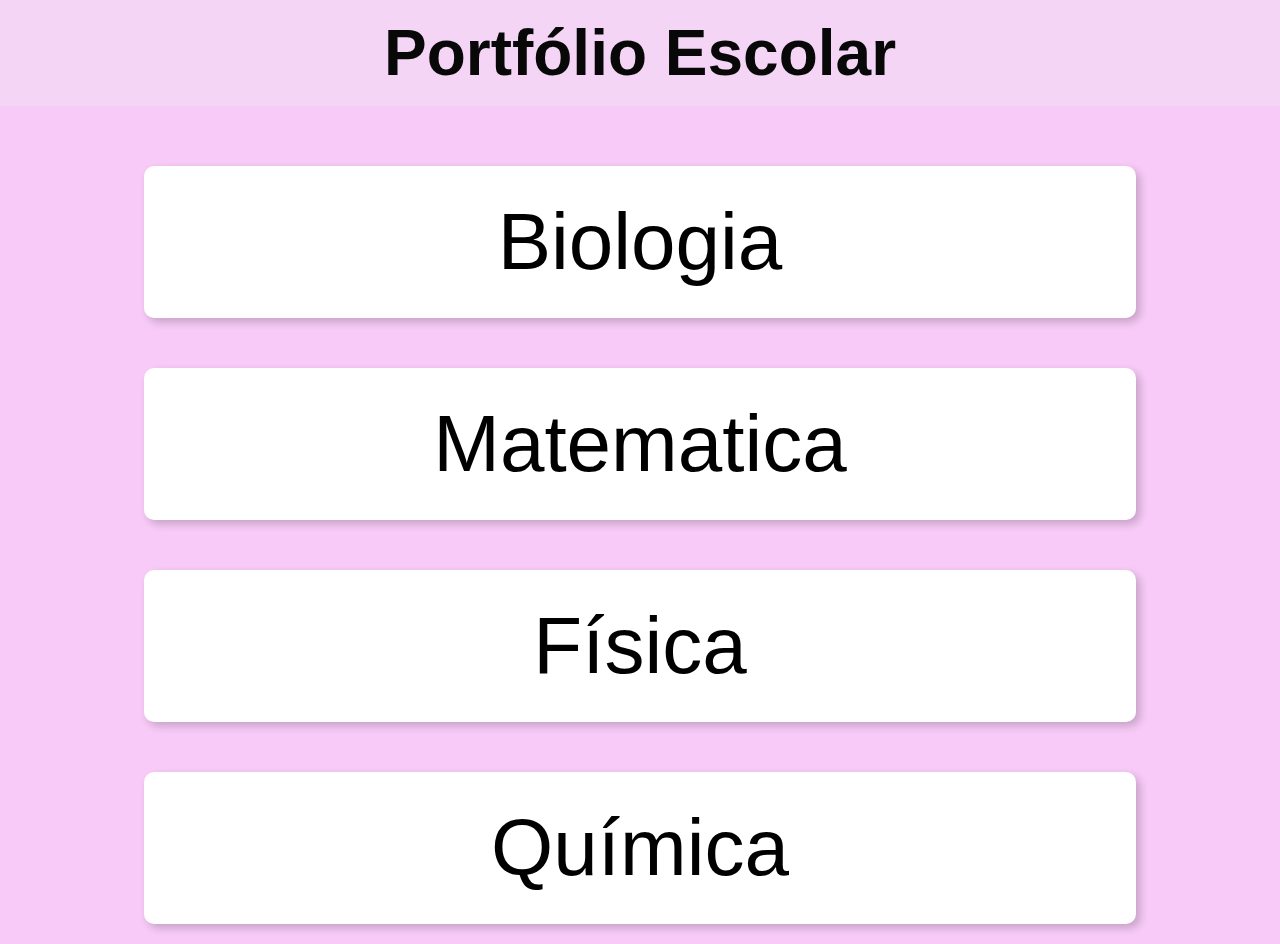
<file: index.html>
<!DOCTYPE html>
<html lang="pt-br">

<head>
    <meta charset="UTF-8">
    <meta http-equiv="X-UA-Compatible" content="IE=edge">
    <meta name="viewport" content="width=device-width, initial-scale=1.0">
    <title>Portfólio</title>
    <link rel="stylesheet" href="styles.css">
    <link href="https://fonts.googleapis.com/icon?family=Material+Icons" rel="stylesheet">

</head>

<body>
    <header>
        <div class="portfolio">
            <h1>Portfólio Escolar</h1>
        </div>
    </header>
    
    <main>
        <section class="container">
            <div class="disciplina">
                <a href="biologia.html"> Biologia</a>
            </div>
           <div class="disciplina">
                <a href="matematica.html"> Matematica</a>
            </div>
            <div class="disciplina">
                <a href="fisica.html"> Física</a>
            </div>
            <div class="disciplina">
                <a href="quimica.html"> Química</a>
            </div>
        </section>
    </main>
    <footer></footer>
</body>

</html>
</file>
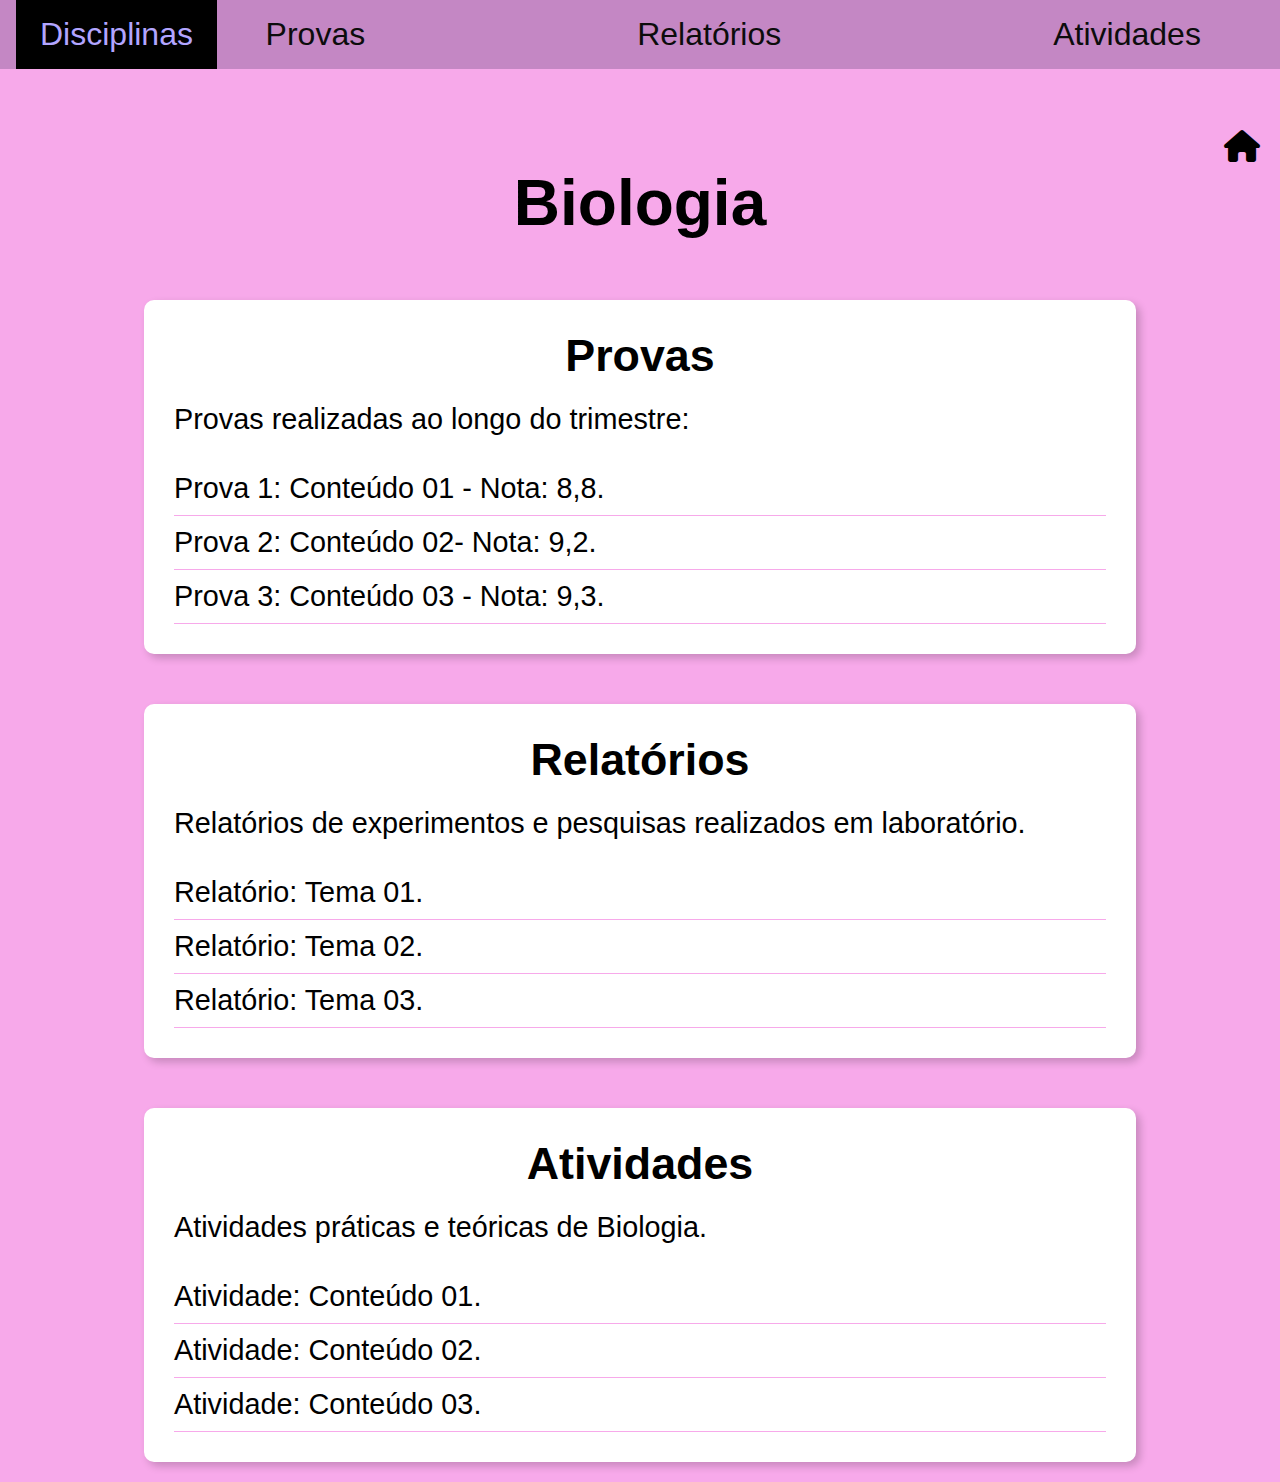
<file: biologia.html>
<!DOCTYPE html>
<html lang="pt-br">

<head>
    <meta charset="UTF-8">
    <meta http-equiv="X-UA-Compatible" content="IE=edge">
    <meta name="viewport" content="width=device-width, initial-scale=1.0">
    <title>Portfólio de Biologia</title>
    <link rel="stylesheet" href="biologia.css">
    <link rel="stylesheet" href="https://cdnjs.cloudflare.com/ajax/libs/font-awesome/6.7.2/css/all.min.css"
        integrity="sha512-Evv84Mr4kqVGRNSgIGL/F/aIDqQb7xQ2vcrdIwxfjThSH8CSR7PBEakCr51Ck+w+/U6swU2Im1vVX0SVk9ABhg=="
        crossorigin="anonymous" referrerpolicy="no-referrer" />
    <link href="https://fonts.googleapis.com/icon?family=Material+Icons" rel="stylesheet">

</head>

<body>
    <header>

        <div class="menu-disciplina">
            <input type="checkbox" id="menu-toggle">
            <label for="menu-toggle" class="botao-disciplinas">Disciplinas</label>
            <div class="lista-vertical">
                <a href="#">Matemática</a>
                <a href="#">Física</a>
                <a href="#">Química</a>
            </div>
        </div>


        <div class="links-principais">
            <ul class="lista-horizontal">
                <li><a href="#provas">Provas</a></li>
                <li><a href="#relatorios">Relatórios</a></li>
                <li><a href="#atividades">Atividades</a></li>
            </ul>
        </div>
    </header>
    <main>
        <div class="home">
            <a href="./index.html"><i class="fa-solid fa-house"></i></a>
        </div>
        <h1>Biologia</h1>
        <section class="biologia-container">
            <div id="provas" class="conteudo">
                <h2>Provas</h2>
                <p>Provas realizadas ao longo do trimestre:</p>
                <ul>
                    <li>Prova 1: Conteúdo 01 - Nota: 8,8.<span class="block"> <br>Prova referente a sistema respiratório.</span>
                    </li>
                    <li>Prova 2: Conteúdo 02- Nota: 9,2.</li>
                    <li>Prova 3: Conteúdo 03 - Nota: 9,3.</li>
                </ul>
            </div>
            <div id="relatorios" class="conteudo">
                <h2>Relatórios</h2>
                <p>Relatórios de experimentos e pesquisas realizados em laboratório.</p>
                <ul>
                    <li>Relatório: Tema 01. <span class="opacidade"> <br>Relatorio referente a Charles Robert Darwin.</span></li>
                    <li>Relatório: Tema 02.</li>
                    <li>Relatório: Tema 03.</li>
                </ul>
            </div>
            <div id="atividades" class="conteudo">
                <h2>Atividades</h2>
                <p>Atividades práticas e teóricas de Biologia.</p>
                <ul>
                    <li>Atividade: Conteúdo 01.</li>
                    <li>Atividade: Conteúdo 02.</li>
                    <li>Atividade: Conteúdo 03.</li>
                </ul>
            </div>
        </section>
    </main>
    <footer></footer>
</body>

</html>
</file>
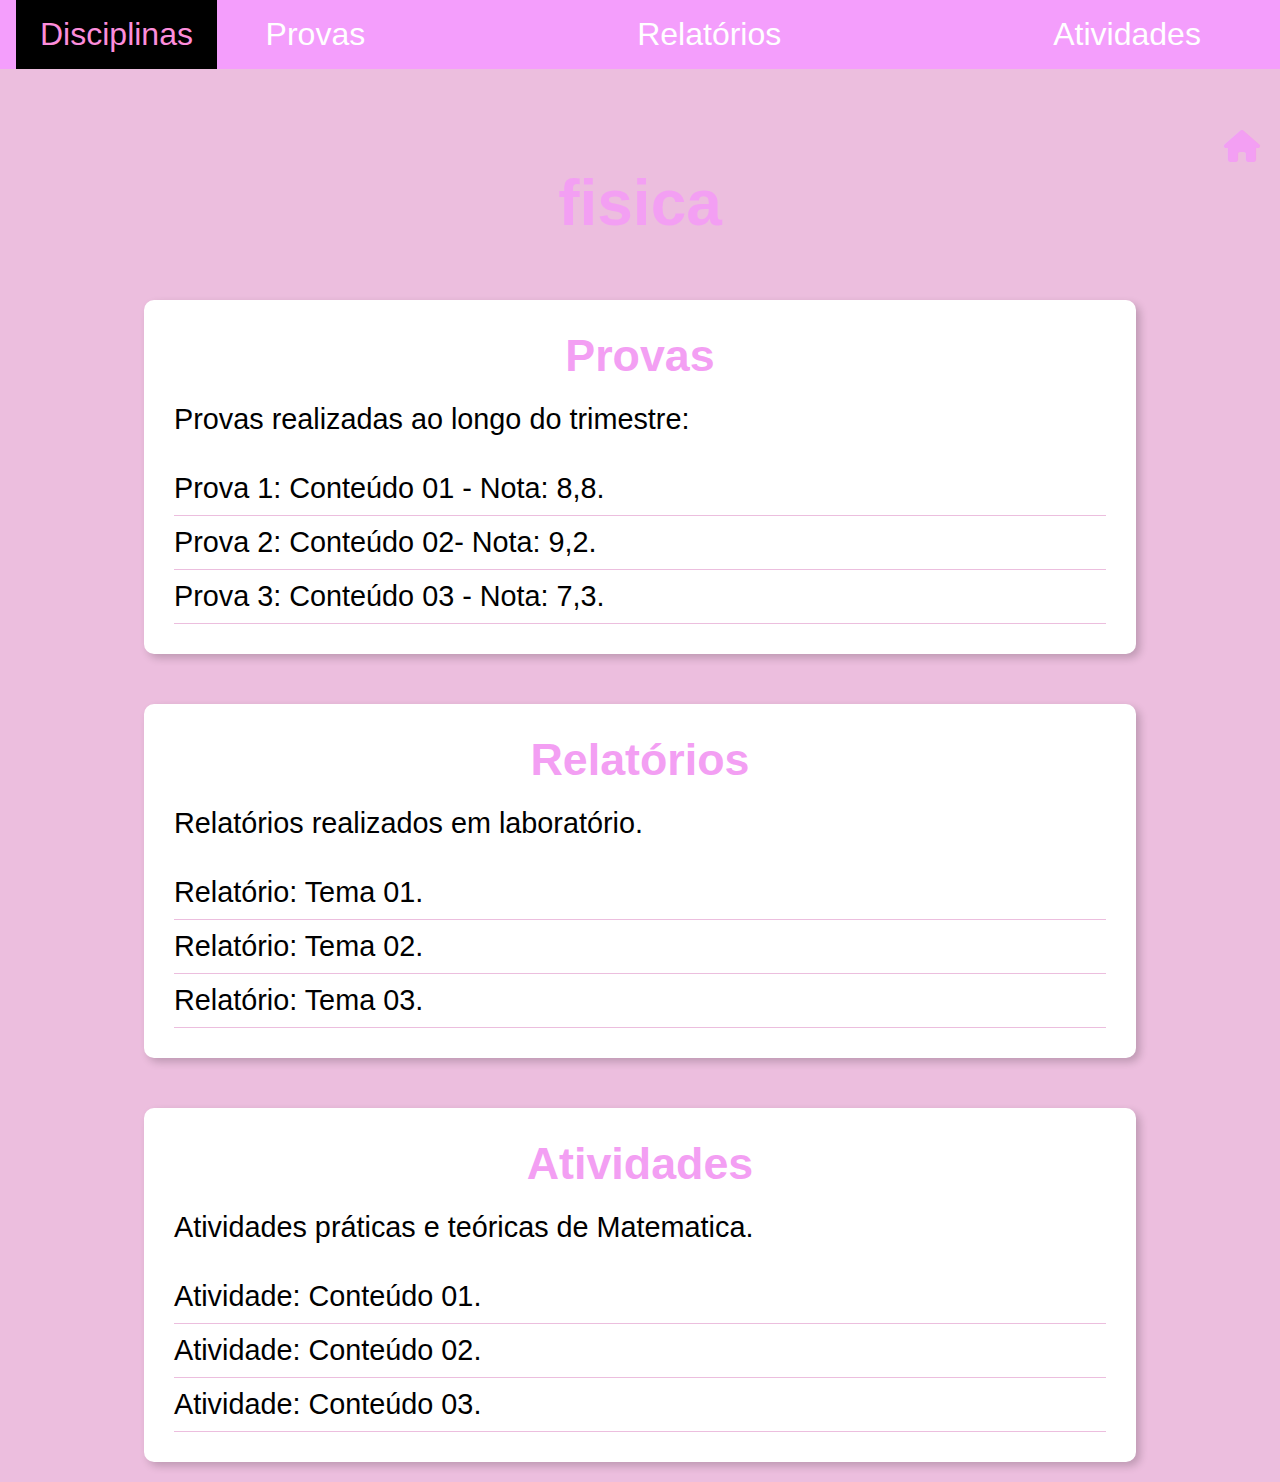
<file: fisica.html>
<!DOCTYPE html>
<html lang="pt-br">

<head>
    <meta charset="UTF-8">
    <meta http-equiv="X-UA-Compatible" content="IE=edge">
    <meta name="viewport" content="width=device-width, initial-scale=1.0">
    <title>Portfólio de Matematica</title>
    <link rel="stylesheet" href="fisica.css">
    <link rel="stylesheet" href="https://cdnjs.cloudflare.com/ajax/libs/font-awesome/6.7.2/css/all.min.css"
        integrity="sha512-Evv84Mr4kqVGRNSgIGL/F/aIDqQb7xQ2vcrdIwxfjThSH8CSR7PBEakCr51Ck+w+/U6swU2Im1vVX0SVk9ABhg=="
        crossorigin="anonymous" referrerpolicy="no-referrer" />
    <link href="https://fonts.googleapis.com/icon?family=Material+Icons" rel="stylesheet">

</head>

<body>
    <header>

        <div class="menu-disciplina">
            <input type="checkbox" id="menu-toggle">
            <label for="menu-toggle" class="botao-disciplinas">Disciplinas</label>
            <div class="lista-vertical">
                <a href="#">Matemática</a>
                <a href="#">Física</a>
                <a href="#">Química</a>
            </div>
        </div>


        <div class="links-principais">
            <ul class="lista-horizontal">
                <li><a href="#provas">Provas</a></li>
                <li><a href="#relatorios">Relatórios</a></li>
                <li><a href="#atividades">Atividades</a></li>
            </ul>
        </div>
    </header>
    <main>
        <div class="home">
            <a href="./index.html"><i class="fa-solid fa-house"></i></a>
        </div>
        <h1>fisica</h1>
        <section class="fisica-container">
            <div id="provas" class="conteudo">
                <h2>Provas</h2>
                <p>Provas realizadas ao longo do trimestre:</p>
                <ul>
                    <li>Prova 1: Conteúdo 01 - Nota: 8,8.<span class="block"> <br>Prova assunto referente a prova de velocidade .</span>
                    </li>
                    <li>Prova 2: Conteúdo 02- Nota: 9,2.</li>
                    <li>Prova 3: Conteúdo 03 - Nota: 7,3.</li>
                </ul>
            </div>
            <div id="relatorios" class="conteudo">
                <h2>Relatórios</h2>
                <p>Relatórios realizados em laboratório.</p>
                <ul>
                    <li>Relatório: Tema 01. <span class="opacidade"> <br>Relatorio referente a Albert Einstein.</span></li>
                    <li>Relatório: Tema 02.</li>
                    <li>Relatório: Tema 03.</li>
                </ul>
            </div>
            <div id="atividades" class="conteudo">
                <h2>Atividades</h2>
                <p>Atividades práticas e teóricas de Matematica.</p>
                <ul>
                    <li>Atividade: Conteúdo 01.</li>
                    <li>Atividade: Conteúdo 02.</li>
                    <li>Atividade: Conteúdo 03.</li>
                </ul>
            </div>
        </section>
    </main>
    <footer></footer>
</body>

</html>
</file>
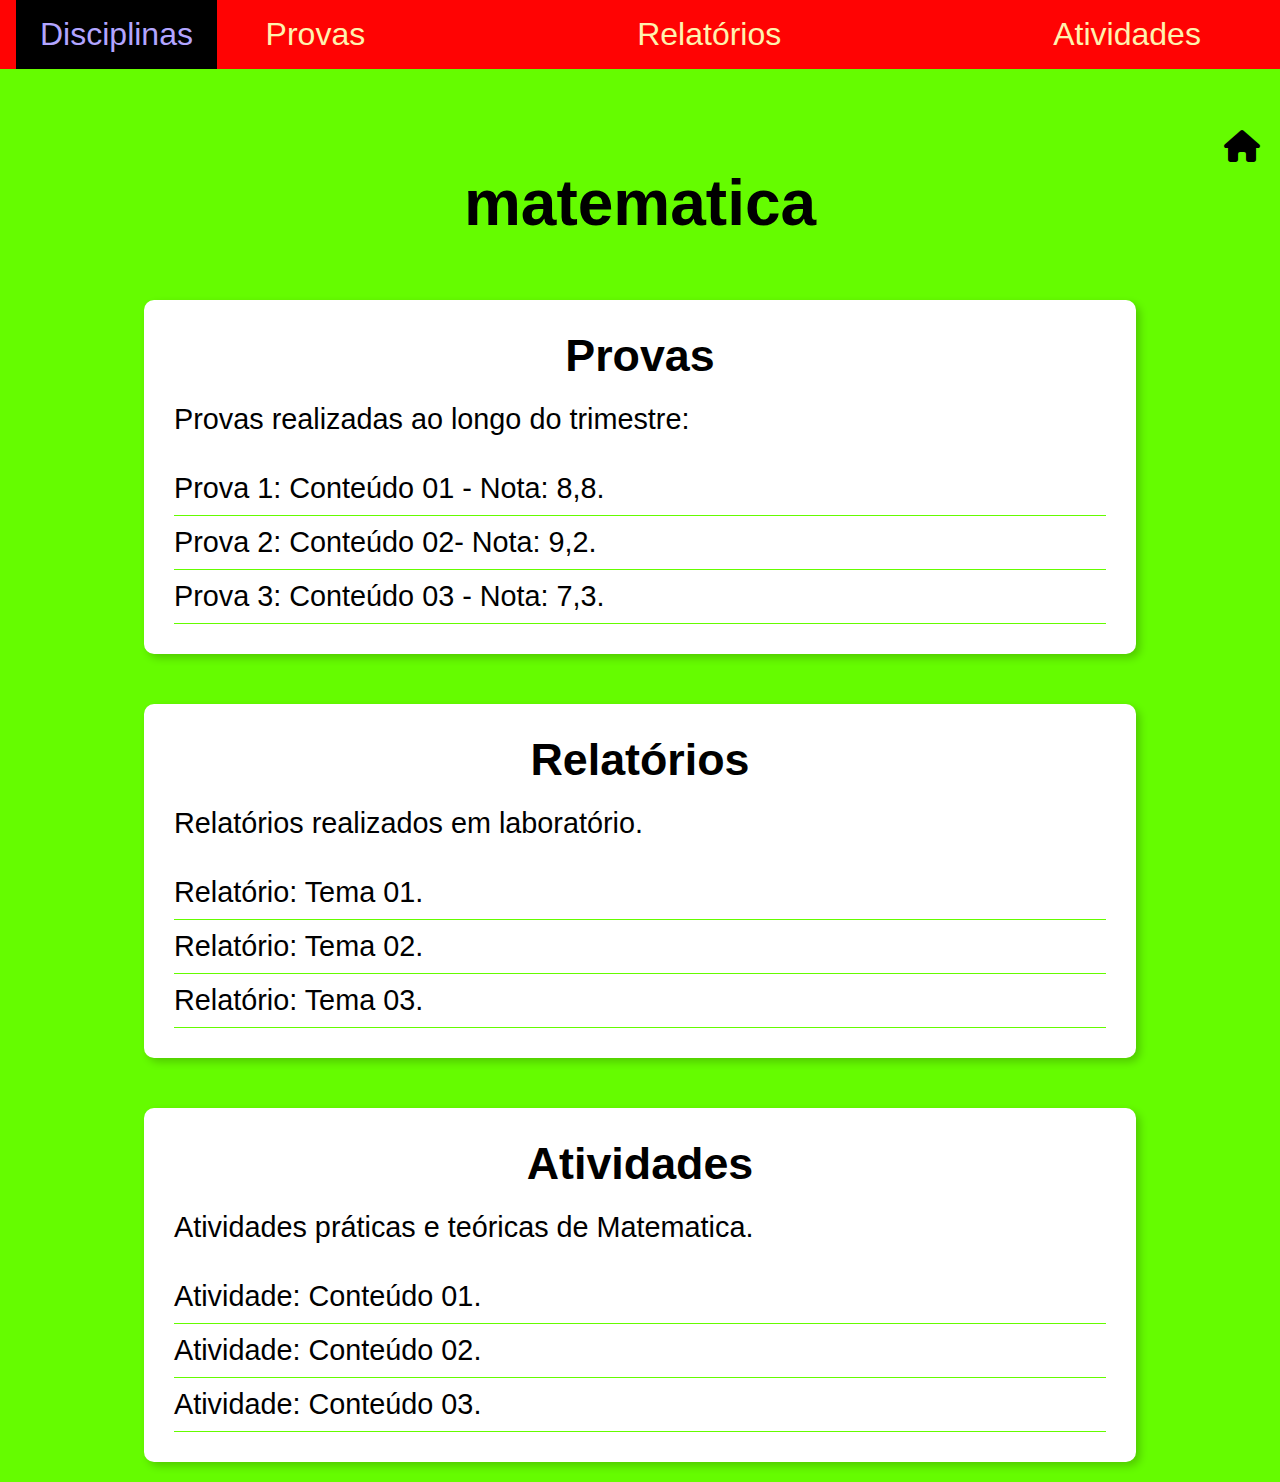
<file: matematica.html>
<!DOCTYPE html>
<html lang="pt-br">

<head>
    <meta charset="UTF-8">
    <meta http-equiv="X-UA-Compatible" content="IE=edge">
    <meta name="viewport" content="width=device-width, initial-scale=1.0">
    <title>Portfólio de Matematica</title>
    <link rel="stylesheet" href="matematica.css">
    <link rel="stylesheet" href="https://cdnjs.cloudflare.com/ajax/libs/font-awesome/6.7.2/css/all.min.css"
        integrity="sha512-Evv84Mr4kqVGRNSgIGL/F/aIDqQb7xQ2vcrdIwxfjThSH8CSR7PBEakCr51Ck+w+/U6swU2Im1vVX0SVk9ABhg=="
        crossorigin="anonymous" referrerpolicy="no-referrer" />
    <link href="https://fonts.googleapis.com/icon?family=Material+Icons" rel="stylesheet">

</head>

<body>
    <header>

        <div class="menu-disciplina">
            <input type="checkbox" id="menu-toggle">
            <label for="menu-toggle" class="botao-disciplinas">Disciplinas</label>
            <div class="lista-vertical">
                <a href="#">Matemática</a>
                <a href="#">Física</a>
                <a href="#">Química</a>
            </div>
        </div>


        <div class="links-principais">
            <ul class="lista-horizontal">
                <li><a href="#provas">Provas</a></li>
                <li><a href="#relatorios">Relatórios</a></li>
                <li><a href="#atividades">Atividades</a></li>
            </ul>
        </div>
    </header>
    <main>
        <div class="home">
            <a href="./index.html"><i class="fa-solid fa-house"></i></a>
        </div>
        <h1>matematica</h1>
        <section class="matematica-container">
            <div id="provas" class="conteudo">
                <h2>Provas</h2>
                <p>Provas realizadas ao longo do trimestre:</p>
                <ul>
                    <li>Prova 1: Conteúdo 01 - Nota: 8,8.<span class="block"> <br>prova assunto referente geometria </span>
                    </li>
                    <li>Prova 2: Conteúdo 02- Nota: 9,2.</li>
                    <li>Prova 3: Conteúdo 03 - Nota: 7,3.</li>
                </ul>
            </div>
            <div id="relatorios" class="conteudo">
                <h2>Relatórios</h2>
                <p>Relatórios realizados em laboratório.</p>
                <ul>
                    <li>Relatório: Tema 01. <span class="opacidade"> <br>Relatorio refertente a Pitagoras.</span></li>
                    <li>Relatório: Tema 02.</li>
                    <li>Relatório: Tema 03.</li>
                </ul>
            </div>
            <div id="atividades" class="conteudo">
                <h2>Atividades</h2>
                <p>Atividades práticas e teóricas de Matematica.</p>
                <ul>
                    <li>Atividade: Conteúdo 01.</li>
                    <li>Atividade: Conteúdo 02.</li>
                    <li>Atividade: Conteúdo 03.</li>
                </ul>
            </div>
        </section>
    </main>
    <footer></footer>
</body>

</html>
</file>
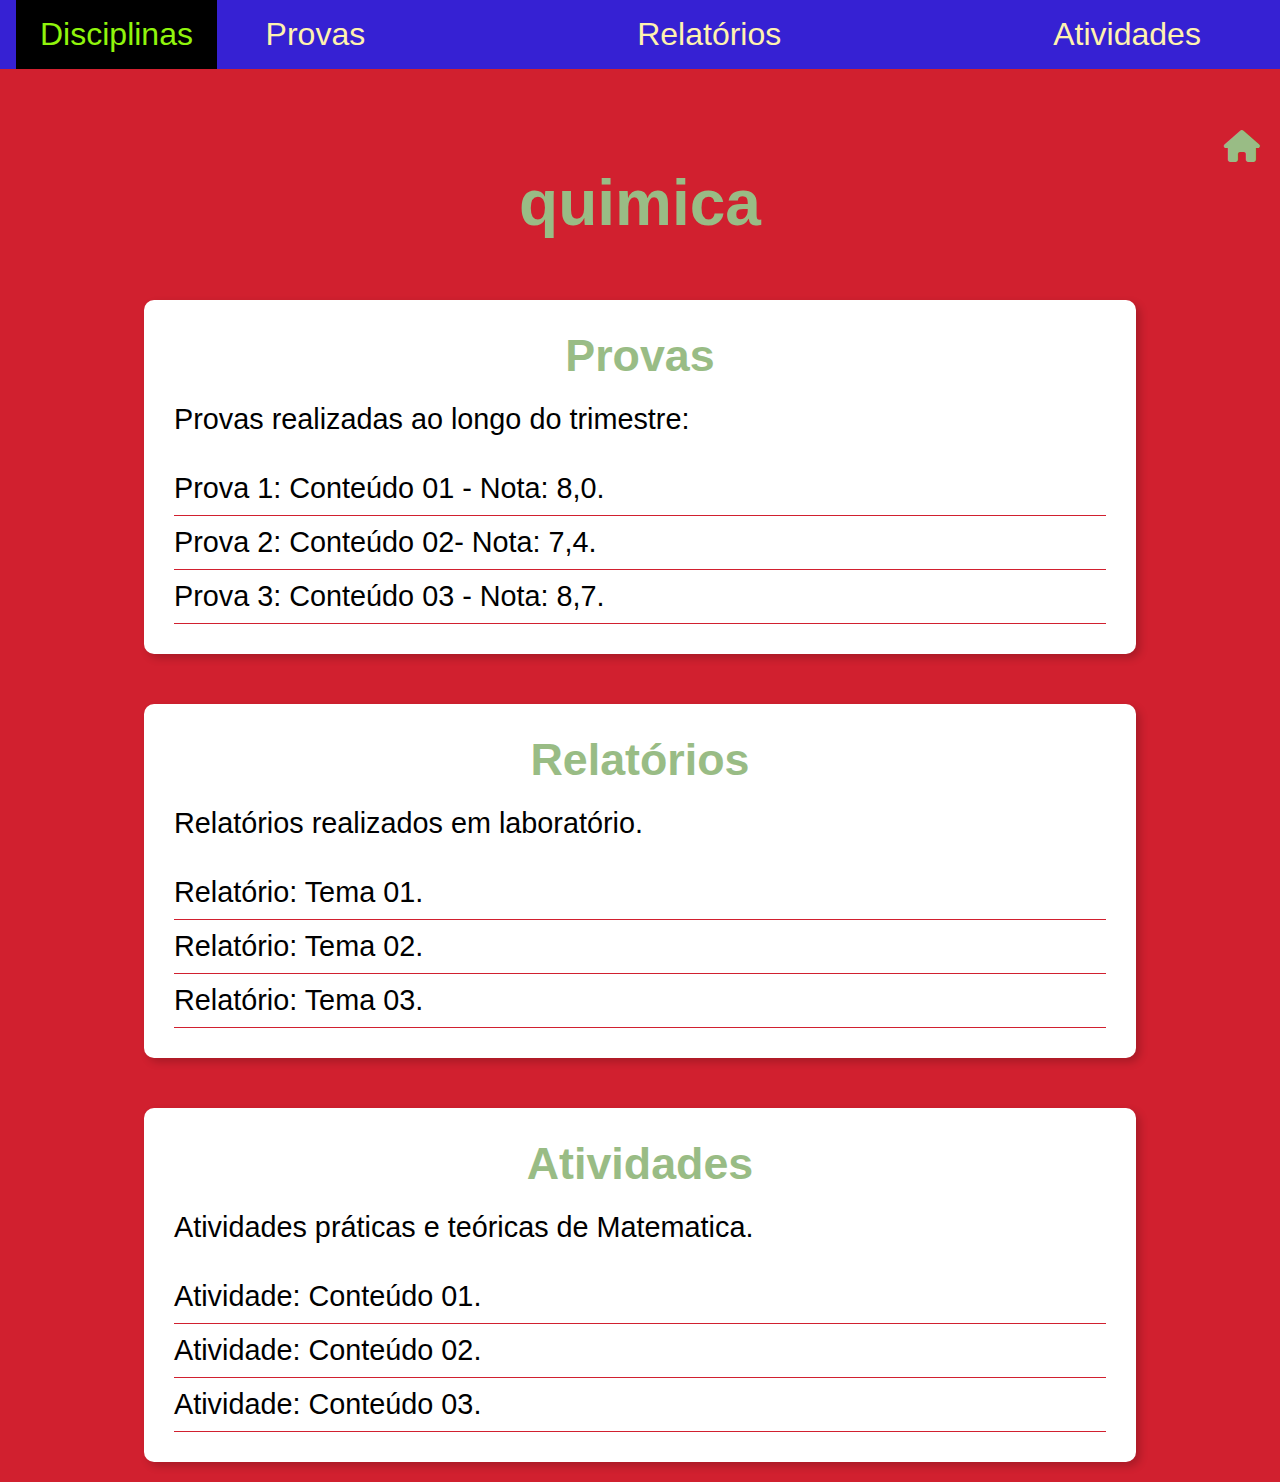
<file: quimica.html>
<!DOCTYPE html>
<html lang="pt-br">

<head>
    <meta charset="UTF-8">
    <meta http-equiv="X-UA-Compatible" content="IE=edge">
    <meta name="viewport" content="width=device-width, initial-scale=1.0">
    <title>Portfólio de Matematica</title>
    <link rel="stylesheet" href="quimica.css">
    <link rel="stylesheet" href="https://cdnjs.cloudflare.com/ajax/libs/font-awesome/6.7.2/css/all.min.css"
        integrity="sha512-Evv84Mr4kqVGRNSgIGL/F/aIDqQb7xQ2vcrdIwxfjThSH8CSR7PBEakCr51Ck+w+/U6swU2Im1vVX0SVk9ABhg=="
        crossorigin="anonymous" referrerpolicy="no-referrer" />
    <link href="https://fonts.googleapis.com/icon?family=Material+Icons" rel="stylesheet">

</head>

<body>
    <header>

        <div class="menu-disciplina">
            <input type="checkbox" id="menu-toggle">
            <label for="menu-toggle" class="botao-disciplinas">Disciplinas</label>
            <div class="lista-vertical">
                <a href="#">Matemática</a>
                <a href="#">Física</a>
                <a href="#">Química</a>
            </div>
        </div>


        <div class="links-principais">
            <ul class="lista-horizontal">
                <li><a href="#provas">Provas</a></li>
                <li><a href="#relatorios">Relatórios</a></li>
                <li><a href="#atividades">Atividades</a></li>
            </ul>
        </div>
    </header>
    <main>
        <div class="home">
            <a href="./index.html"><i class="fa-solid fa-house"></i></a>
        </div>
        <h1>quimica</h1>
        <section class="quimica-container">
            <div id="provas" class="conteudo">
                <h2>Provas</h2>
                <p>Provas realizadas ao longo do trimestre:</p>
                <ul>
                    <li>Prova 1: Conteúdo 01 - Nota: 8,0.<span class="block"> <br> prova assunto referente a gases e reações quimicas .</span>
                    </li>
                    <li>Prova 2: Conteúdo 02- Nota: 7,4.</li>
                    <li>Prova 3: Conteúdo 03 - Nota: 8,7.</li>
                </ul>
            </div>
            <div id="relatorios" class="conteudo">
                <h2>Relatórios</h2>
                <p>Relatórios realizados em laboratório.</p>
                <ul>
                    <li>Relatório: Tema 01. <span class="opacidade"> <br>Relatorio referente a Antoine Lavoisier,.</span></li>
                    <li>Relatório: Tema 02.</li>
                    <li>Relatório: Tema 03.</li>
                </ul>
            </div>
            <div id="atividades" class="conteudo">
                <h2>Atividades</h2>
                <p>Atividades práticas e teóricas de Matematica.</p>
                <ul>
                    <li>Atividade: Conteúdo 01.</li>
                    <li>Atividade: Conteúdo 02.</li>
                    <li>Atividade: Conteúdo 03.</li>
                </ul>
            </div>
        </section>
    </main>
    <footer></footer>
</body>

</html>
</file>
<file: styles.css>
* {
    margin: 0;
    padding: 0;
    box-sizing: border-box;
}

:root{
    --preto: #000000;
    --marinho: #f5d5f5;
    --amarelo-claro:#080808;
    --roxo-claro:#ffcffb94;
    --verde: #000000;
    --azul-claro: #f7caf7;
    --branco: #FFFFFF;
    --marron-claro: #FAF1E6;
}

body{
    height: 100vh;
    box-sizing: border-box;
    background-color: var(--azul-claro);
    color: var(--preto);
    font-size: 16px;
    font-family: Arial, Helvetica, sans-serif;
}

header {
    display: flex; 
    width: 100%;
    background-color: var(--marinho);
    padding: 1rem;
    justify-content: center;
}

.portfolio h1{
    font-size: 4rem;
    color: var(--amarelo-claro);
}
main {
    margin: 40px auto;
    padding: 20px;
}


.container {
    display: flex;
    flex-direction: column;
    justify-content: space-between;
    align-items: center;
    gap: 50px;
    flex-wrap: wrap;
}

.disciplina {
    display: flex;
    justify-content: center;
    background-color: var(--branco);
    border-radius: 10px;
    padding: 30px;
    width: 80%;
    min-width: 280px;
    box-shadow: 4px 4px 8px rgba(0, 0, 0, 0.2);
    transition: transform 0.3s ease, box-shadow 0.3s ease;
}

.disciplina:hover {
    transform: translateY(-10px) scale(1.05);
    box-shadow: 0 0 0 25px rgba(0, 0, 0, 0.2);
}

.disciplina a {
    color: var(--verde);
    font-size: 5rem;
    text-decoration: none;
}
</file>
<file: biologia.css>
* {
    margin: 0;
    padding: 0;
    box-sizing: border-box;
}

:root {
    --preto: #000000;
    --marinho: hsl(300, 34%, 65%);
    --amarelo-claro: #0c0c0c;
    --roxo-claro: #B2A5FF;
    --verde: #000000;
    --azul-claro: #f7a9ea;
    --branco: #FFFFFF;
    --marron-claro: #f8d7af;
}

body {
    height: 100vh;
    box-sizing: border-box;
    background-color: var(--azul-claro);
    color: var(--amarelo-claro);
    font-size: 16px;
    font-family: Arial, Helvetica, sans-serif;
}

header {
    display: flex;
    width: 100%;
    background-color: var(--marinho);
    padding: 1rem;
    position: relative;
    justify-content: center;
}


.menu-disciplina {
    width: 20%;
    display: inline-block;
}

.botao-disciplinas {
    cursor: pointer;
    font-size: 2rem;
    background: none;
    background-color: var(--preto);
    border: none;
    padding: 1.05rem 1.5rem;
    color: var(--roxo-claro);
}

#menu-toggle {
    display: none;
}

.lista-vertical {
    display: none;
    position: absolute;
    background-color: var(--roxo-claro);
    box-shadow: 0 2px 5px var(--marinho);
    min-width: 190px;
    z-index: 1;
    left: 1rem;
    top: 100%;
}

.lista-vertical a {
    color: var(--preto);
    padding: 0.75rem 1rem;
    text-decoration: none;
    font-size: 2rem;
    display: block;
    text-align: center;
}

.lista-vertical a:hover {
    background-color: var(--amarelo-claro);
}

#menu-toggle:checked~.lista-vertical {
    display: block;
}

#menu-toggle:checked+.botao-disciplinas {
    background-color: var(--amarelo-claro);
}

.links-principais {
    width: 80%;
    display: flex;
    justify-content: space-between;
    align-items: center;
}


.lista-horizontal {
    list-style: none;
    display: flex;
    font-size: 2rem;
    gap: 17rem;
}


.lista-horizontal a {
    text-decoration: none;
    color: var(--amarelo-claro);
}

.lista-horizontal a:hover {
    color: var(--preto);
}

main {
    margin: 40px auto;
    padding: 20px;
}

h1 {
    text-align: center;
    color: var(--verde);
    margin-bottom: 60px;
    font-size: 4rem;
}

.biologia-container {
    display: flex;
    flex-direction: column;
    justify-content: space-between;
    align-items: center;
    gap: 50px;
    flex-wrap: wrap;
}

.conteudo {
    background-color: var(--branco);
    border-radius: 10px;
    padding: 30px;
    width: 80%;
    min-width: 280px;
    box-shadow: 4px 4px 8px rgba(0, 0, 0, 0.2);
    transition: transform 0.3s ease, box-shadow 0.3s ease;
}

.conteudo:hover {
    transform: translateY(-10px) scale(1.05);
    box-shadow: 0 0 0 25px rgba(0, 0, 0, 0.2);
}

.conteudo h2 {
    display: flex;
    justify-content: center;
    color: var(--verde);
    margin-bottom: 15px;
    font-size: 2.8rem;
}

.conteudo p {
    line-height: 1.6;
    color: var(--preto);
    margin-bottom: 20px;
    font-size: 1.8rem;
}

.conteudo ul {
    list-style-type: none;
    font-size: 1.8rem;
}

.conteudo ul li {
    padding: 10px 0;
    border-bottom: 1px solid var(--azul-claro);
    transition: transform 0.5s ease;
    color: var(--preto);
}

.conteudo ul li:hover {
    transform: translateX(10px);
    color: var(--verde);
}

.home {
    display: flex;
    justify-content: flex-end;
}

.home a {
    font-size: 2rem;
    color: var(--verde);
}

.conteudo ul li .block {
    display: none;
}

.conteudo ul li:hover .block {
    display: block;
    text-align: justify;
    color: var(--marinho);
    margin-bottom: 5px;
}

.opacidade {
    display: block;
    opacity: 0;
    max-height: 0;
    overflow: hidden;
    transition: opacity 1.5s ease, max-height 1.5s ease;
    color: var(--marinho);
    text-align: justify;
    margin: 0;
    padding: 0;
}

.conteudo ul li:hover .opacidade {
    opacity: 1;
    max-height: 320px;
    text-align: justify;
    color: var(--marinho);
    margin-bottom: 5px;
}
</file>
<file: fisica.css>
* {
    margin: 0;
    padding: 0;
    box-sizing: border-box;
}

:root {
    --preto: #000000;
    --marinho: #f49efc;
    --amarelo-claro: #ffffff;
    --roxo-claro: hsl(318, 95%, 77%);
    --verde: #f39ff3;
    --azul-claro: #ecbede;
    --branco: #FFFFFF;
    --marron-claro: #FAF1E6;
}

body {
    height: 100vh;
    box-sizing: border-box;
    background-color: var(--azul-claro);
    color: var(--amarelo-claro);
    font-size: 16px;
    font-family: Arial, Helvetica, sans-serif;
}

header {
    display: flex;
    width: 100%;
    background-color: var(--marinho);
    padding: 1rem;
    position: relative;
    justify-content: center;
}


.menu-disciplina {
    width: 20%;
    display: inline-block;
}

.botao-disciplinas {
    cursor: pointer;
    font-size: 2rem;
    background: none;
    background-color: var(--preto);
    border: none;
    padding: 1.05rem 1.5rem;
    color: var(--roxo-claro);
}

#menu-toggle {
    display: none;
}

.lista-vertical {
    display: none;
    position: absolute;
    background-color: var(--roxo-claro);
    box-shadow: 0 2px 5px var(--marinho);
    min-width: 190px;
    z-index: 1;
    left: 1rem;
    top: 100%;
}

.lista-vertical a {
    color: var(--preto);
    padding: 0.75rem 1rem;
    text-decoration: none;
    font-size: 2rem;
    display: block;
    text-align: center;
}

.lista-vertical a:hover {
    background-color: var(--amarelo-claro);
}

#menu-toggle:checked~.lista-vertical {
    display: block;
}

#menu-toggle:checked+.botao-disciplinas {
    background-color: var(--amarelo-claro);
}

.links-principais {
    width: 80%;
    display: flex;
    justify-content: space-between;
    align-items: center;
}


.lista-horizontal {
    list-style: none;
    display: flex;
    font-size: 2rem;
    gap: 17rem;
}


.lista-horizontal a {
    text-decoration: none;
    color: var(--amarelo-claro);
}

.lista-horizontal a:hover {
    color: var(--preto);
}

main {
    margin: 40px auto;
    padding: 20px;
}

h1 {
    text-align: center;
    color: var(--verde);
    margin-bottom: 60px;
    font-size: 4rem;
}

.fisica-container {
    display: flex;
    flex-direction: column;
    justify-content: space-between;
    align-items: center;
    gap: 50px;
    flex-wrap: wrap;
}

.conteudo {
    background-color: var(--branco);
    border-radius: 10px;
    padding: 30px;
    width: 80%;
    min-width: 280px;
    box-shadow: 4px 4px 8px rgba(0, 0, 0, 0.2);
    transition: transform 0.3s ease, box-shadow 0.3s ease;
}

.conteudo:hover {
    transform: translateY(-10px) scale(1.05);
    box-shadow: 0 0 0 25px rgba(0, 0, 0, 0.2);
}

.conteudo h2 {
    display: flex;
    justify-content: center;
    color: var(--verde);
    margin-bottom: 15px;
    font-size: 2.8rem;
}

.conteudo p {
    line-height: 1.6;
    color: var(--preto);
    margin-bottom: 20px;
    font-size: 1.8rem;
}

.conteudo ul {
    list-style-type: none;
    font-size: 1.8rem;
}

.conteudo ul li {
    padding: 10px 0;
    border-bottom: 1px solid var(--azul-claro);
    transition: transform 0.5s ease;
    color: var(--preto);
}

.conteudo ul li:hover {
    transform: translateX(10px);
    color: var(--verde);
}

.home {
    display: flex;
    justify-content: flex-end;
}

.home a {
    font-size: 2rem;
    color: var(--verde);
}

.conteudo ul li .block {
    display: none;
}

.conteudo ul li:hover .block {
    display: block;
    text-align: justify;
    color: var(--marinho);
    margin-bottom: 5px;
}

.opacidade {
    display: block;
    opacity: 0;
    max-height: 0;
    overflow: hidden;
    transition: opacity 1.5s ease, max-height 1.5s ease;
    color: var(--marinho);
    text-align: justify;
    margin: 0;
    padding: 0;
}

.conteudo ul li:hover .opacidade {
    opacity: 1;
    max-height: 320px;
    text-align: justify;
    color: var(--marinho);
    margin-bottom: 5px;
}
</file>
<file: matematica.css>
* {
    margin: 0;
    padding: 0;
    box-sizing: border-box;
}

:root {
    --preto: #000000;
    --marinho: #ff0303;
    --amarelo-claro: #FFF2AF;
    --roxo-claro: #B2A5FF;
    --verde: #000000;
    --azul-claro: #65fc00;
    --branco: #FFFFFF;
    --marron-claro: #FAF1E6;
}

body {
    height: 100vh;
    box-sizing: border-box;
    background-color: var(--azul-claro);
    color: var(--amarelo-claro);
    font-size: 16px;
    font-family: Arial, Helvetica, sans-serif;
}

header {
    display: flex;
    width: 100%;
    background-color: var(--marinho);
    padding: 1rem;
    position: relative;
    justify-content: center;
}


.menu-disciplina {
    width: 20%;
    display: inline-block;
}

.botao-disciplinas {
    cursor: pointer;
    font-size: 2rem;
    background: none;
    background-color: var(--preto);
    border: none;
    padding: 1.05rem 1.5rem;
    color: var(--roxo-claro);
}

#menu-toggle {
    display: none;
}

.lista-vertical {
    display: none;
    position: absolute;
    background-color: var(--roxo-claro);
    box-shadow: 0 2px 5px var(--marinho);
    min-width: 190px;
    z-index: 1;
    left: 1rem;
    top: 100%;
}

.lista-vertical a {
    color: var(--preto);
    padding: 0.75rem 1rem;
    text-decoration: none;
    font-size: 2rem;
    display: block;
    text-align: center;
}

.lista-vertical a:hover {
    background-color: var(--amarelo-claro);
}

#menu-toggle:checked~.lista-vertical {
    display: block;
}

#menu-toggle:checked+.botao-disciplinas {
    background-color: var(--amarelo-claro);
}

.links-principais {
    width: 80%;
    display: flex;
    justify-content: space-between;
    align-items: center;
}


.lista-horizontal {
    list-style: none;
    display: flex;
    font-size: 2rem;
    gap: 17rem;
}


.lista-horizontal a {
    text-decoration: none;
    color: var(--amarelo-claro);
}

.lista-horizontal a:hover {
    color: var(--preto);
}

main {
    margin: 40px auto;
    padding: 20px;
}

h1 {
    text-align: center;
    color: var(--verde);
    margin-bottom: 60px;
    font-size: 4rem;
}

.matematica-container {
    display: flex;
    flex-direction: column;
    justify-content: space-between;
    align-items: center;
    gap: 50px;
    flex-wrap: wrap;
}

.conteudo {
    background-color: var(--branco);
    border-radius: 10px;
    padding: 30px;
    width: 80%;
    min-width: 280px;
    box-shadow: 4px 4px 8px rgba(0, 0, 0, 0.2);
    transition: transform 0.3s ease, box-shadow 0.3s ease;
}

.conteudo:hover {
    transform: translateY(-10px) scale(1.05);
    box-shadow: 0 0 0 25px rgba(0, 0, 0, 0.2);
}

.conteudo h2 {
    display: flex;
    justify-content: center;
    color: var(--verde);
    margin-bottom: 15px;
    font-size: 2.8rem;
}

.conteudo p {
    line-height: 1.6;
    color: var(--preto);
    margin-bottom: 20px;
    font-size: 1.8rem;
}

.conteudo ul {
    list-style-type: none;
    font-size: 1.8rem;
}

.conteudo ul li {
    padding: 10px 0;
    border-bottom: 1px solid var(--azul-claro);
    transition: transform 0.5s ease;
    color: var(--preto);
}

.conteudo ul li:hover {
    transform: translateX(10px);
    color: var(--verde);
}

.home {
    display: flex;
    justify-content: flex-end;
}

.home a {
    font-size: 2rem;
    color: var(--verde);
}

.conteudo ul li .block {
    display: none;
}

.conteudo ul li:hover .block {
    display: block;
    text-align: justify;
    color: var(--marinho);
    margin-bottom: 5px;
}

.opacidade {
    display: block;
    opacity: 0;
    max-height: 0;
    overflow: hidden;
    transition: opacity 1.5s ease, max-height 1.5s ease;
    color: var(--marinho);
    text-align: justify;
    margin: 0;
    padding: 0;
}

.conteudo ul li:hover .opacidade {
    opacity: 1;
    max-height: 320px;
    text-align: justify;
    color: var(--marinho);
    margin-bottom: 5px;
}
</file>
<file: quimica.css>
* {
    margin: 0;
    padding: 0;
    box-sizing: border-box;
}

:root {
    --preto: #000000;
    --marinho: #3621d3;
    --amarelo-claro: #FFF2AF;
    --roxo-claro: #90f50c;
    --verde: #99BC85;
    --azul-claro: #d1202f;
    --branco: #FFFFFF;
    --marron-claro: #da2b2b;
}

body {
    height: 100vh;
    box-sizing: border-box;
    background-color: var(--azul-claro);
    color: var(--amarelo-claro);
    font-size: 16px;
    font-family: Arial, Helvetica, sans-serif;
}

header {
    display: flex;
    width: 100%;
    background-color: var(--marinho);
    padding: 1rem;
    position: relative;
    justify-content: center;
}


.menu-disciplina {
    width: 20%;
    display: inline-block;
}

.botao-disciplinas {
    cursor: pointer;
    font-size: 2rem;
    background: none;
    background-color: var(--preto);
    border: none;
    padding: 1.05rem 1.5rem;
    color: var(--roxo-claro);
}

#menu-toggle {
    display: none;
}

.lista-vertical {
    display: none;
    position: absolute;
    background-color: var(--roxo-claro);
    box-shadow: 0 2px 5px var(--marinho);
    min-width: 190px;
    z-index: 1;
    left: 1rem;
    top: 100%;
}

.lista-vertical a {
    color: var(--preto);
    padding: 0.75rem 1rem;
    text-decoration: none;
    font-size: 2rem;
    display: block;
    text-align: center;
}

.lista-vertical a:hover {
    background-color: var(--amarelo-claro);
}

#menu-toggle:checked~.lista-vertical {
    display: block;
}

#menu-toggle:checked+.botao-disciplinas {
    background-color: var(--amarelo-claro);
}

.links-principais {
    width: 80%;
    display: flex;
    justify-content: space-between;
    align-items: center;
}


.lista-horizontal {
    list-style: none;
    display: flex;
    font-size: 2rem;
    gap: 17rem;
}


.lista-horizontal a {
    text-decoration: none;
    color: var(--amarelo-claro);
}

.lista-horizontal a:hover {
    color: var(--preto);
}

main {
    margin: 40px auto;
    padding: 20px;
}

h1 {
    text-align: center;
    color: var(--verde);
    margin-bottom: 60px;
    font-size: 4rem;
}

.quimica-container {
    display: flex;
    flex-direction: column;
    justify-content: space-between;
    align-items: center;
    gap: 50px;
    flex-wrap: wrap;
}

.conteudo {
    background-color: var(--branco);
    border-radius: 10px;
    padding: 30px;
    width: 80%;
    min-width: 280px;
    box-shadow: 4px 4px 8px rgba(0, 0, 0, 0.2);
    transition: transform 0.3s ease, box-shadow 0.3s ease;
}

.conteudo:hover {
    transform: translateY(-10px) scale(1.05);
    box-shadow: 0 0 0 25px rgba(0, 0, 0, 0.2);
}

.conteudo h2 {
    display: flex;
    justify-content: center;
    color: var(--verde);
    margin-bottom: 15px;
    font-size: 2.8rem;
}

.conteudo p {
    line-height: 1.6;
    color: var(--preto);
    margin-bottom: 20px;
    font-size: 1.8rem;
}

.conteudo ul {
    list-style-type: none;
    font-size: 1.8rem;
}

.conteudo ul li {
    padding: 10px 0;
    border-bottom: 1px solid var(--azul-claro);
    transition: transform 0.5s ease;
    color: var(--preto);
}

.conteudo ul li:hover {
    transform: translateX(10px);
    color: var(--verde);
}

.home {
    display: flex;
    justify-content: flex-end;
}

.home a {
    font-size: 2rem;
    color: var(--verde);
}

.conteudo ul li .block {
    display: none;
}

.conteudo ul li:hover .block {
    display: block;
    text-align: justify;
    color: var(--marinho);
    margin-bottom: 5px;
}

.opacidade {
    display: block;
    opacity: 0;
    max-height: 0;
    overflow: hidden;
    transition: opacity 1.5s ease, max-height 1.5s ease;
    color: var(--marinho);
    text-align: justify;
    margin: 0;
    padding: 0;
}

.conteudo ul li:hover .opacidade {
    opacity: 1;
    max-height: 320px;
    text-align: justify;
    color: var(--marinho);
    margin-bottom: 5px;
}
</file>
